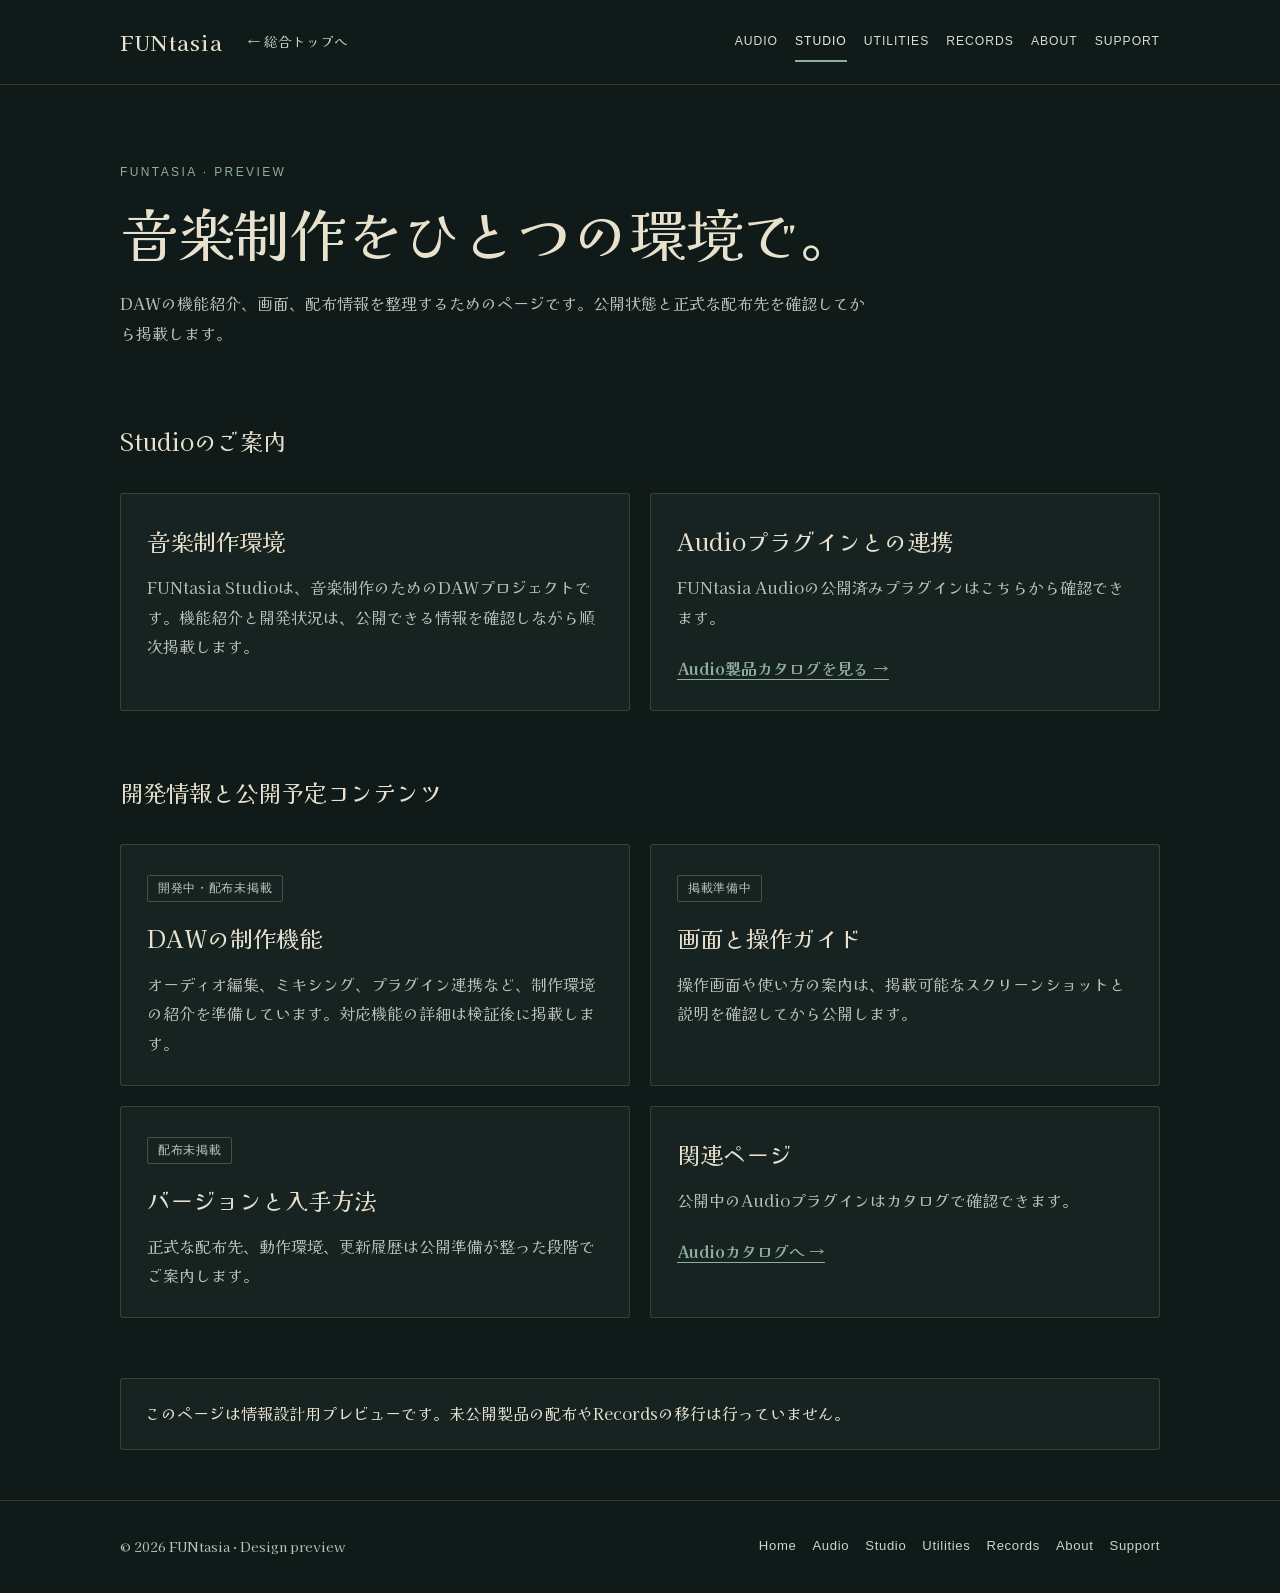
<file: studio/index.html>
<!doctype html><html lang="ja"><head><meta charset="utf-8"><meta name="viewport" content="width=device-width,initial-scale=1"><meta name="robots" content="noindex,nofollow"><meta name="theme-color" content="#101a19"><title>FUNtasia Studio | FUNtasia Preview</title><meta name="description" content="DAWの機能紹介、画面、配布情報を整理するためのページです。公開状態と正式な配布先を確認してから掲載します。"><link rel="stylesheet" href="../sections.css"></head><body><header class="top"><div class="wrap"><a class="brand" href="../">FUNtasia</a><a class="back" href="../">← 総合トップへ</a><nav class="site-nav" aria-label="サイト内ナビゲーション"><a href="../catalog/ja/">Audio</a><a href="./" aria-current="page">Studio</a><a href="../utilities/">Utilities</a><a href="../records/">Records</a><a href="../about/">About</a><a href="../support/">Support</a></nav></div></header><main class="wrap"><section class="hero"><div class="eyebrow">FUNtasia · Preview</div><h1>音楽制作をひとつの環境で。</h1><p class="lead">DAWの機能紹介、画面、配布情報を整理するためのページです。公開状態と正式な配布先を確認してから掲載します。</p></section><section><h2>Studioのご案内</h2><div class="grid"><article class="card"><h2>音楽制作環境</h2><p>FUNtasia Studioは、音楽制作のためのDAWプロジェクトです。機能紹介と開発状況は、公開できる情報を確認しながら順次掲載します。</p></article><article class="card"><h2>Audioプラグインとの連携</h2><p>FUNtasia Audioの公開済みプラグインはこちらから確認できます。</p><p><a href="../catalog/ja/">Audio製品カタログを見る →</a></p></article></div></section><section><h2>開発情報と公開予定コンテンツ</h2><div class="grid"><article class="card"><span class="status">開発中・配布未掲載</span><h2>DAWの制作機能</h2><p>オーディオ編集、ミキシング、プラグイン連携など、制作環境の紹介を準備しています。対応機能の詳細は検証後に掲載します。</p></article><article class="card"><span class="status">掲載準備中</span><h2>画面と操作ガイド</h2><p>操作画面や使い方の案内は、掲載可能なスクリーンショットと説明を確認してから公開します。</p></article><article class="card"><span class="status">配布未掲載</span><h2>バージョンと入手方法</h2><p>正式な配布先、動作環境、更新履歴は公開準備が整った段階でご案内します。</p></article><article class="card"><h2>関連ページ</h2><p>公開中のAudioプラグインはカタログで確認できます。</p><p><a href="../catalog/ja/">Audioカタログへ →</a></p></article></div></section><aside class="notice">このページは情報設計用プレビューです。未公開製品の配布やRecordsの移行は行っていません。</aside></main><footer class="footer"><div class="wrap"><div class="footer-inner"><span>© 2026 FUNtasia · Design preview</span><nav class="footer-links" aria-label="Footer navigation"><a href="../">Home</a><a href="../catalog/ja/">Audio</a><a href="../studio/">Studio</a><a href="../utilities/">Utilities</a><a href="../records/">Records</a><a href="../about/">About</a><a href="../support/">Support</a></nav></div></div></footer></body></html>
</file>
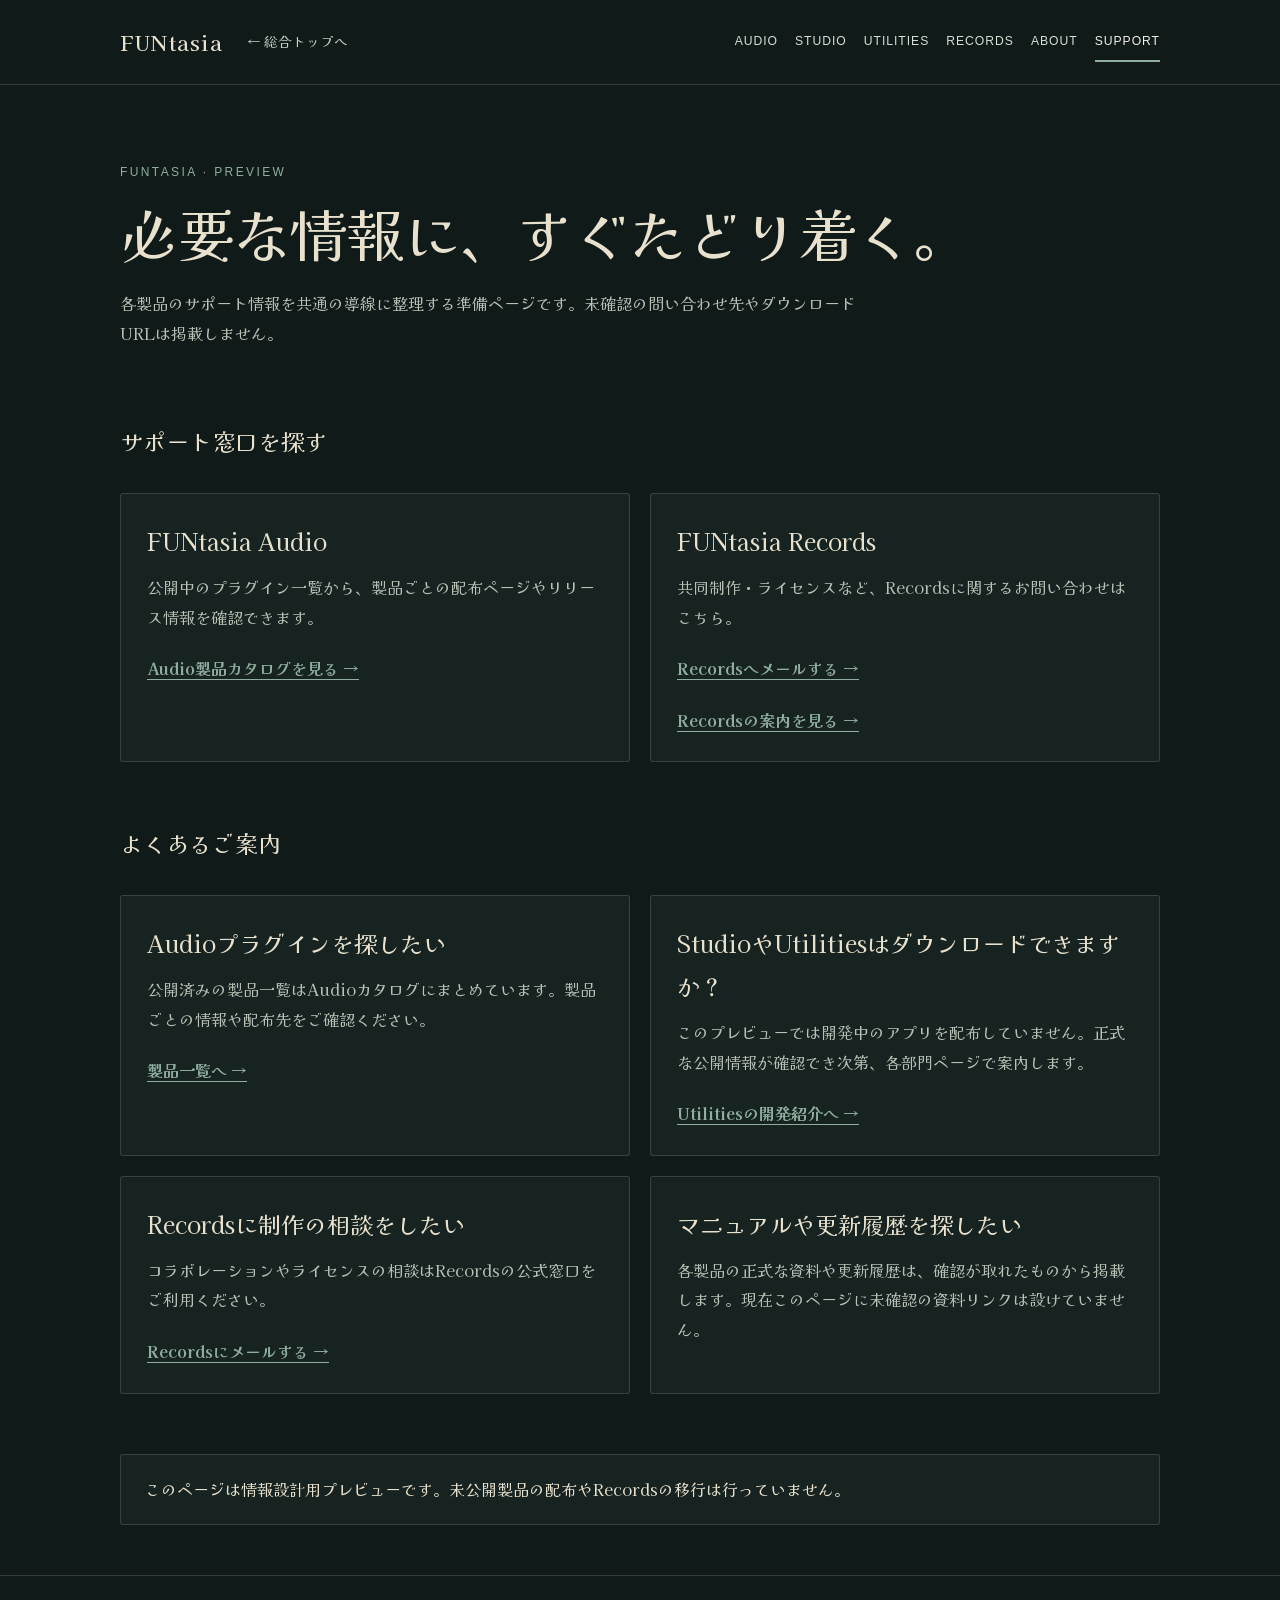
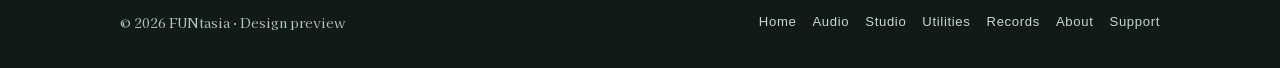
<file: support/index.html>
<!doctype html><html lang="ja"><head><meta charset="utf-8"><meta name="viewport" content="width=device-width,initial-scale=1"><meta name="robots" content="noindex,nofollow"><meta name="theme-color" content="#17231f"><title>FUNtasia Support | FUNtasia Preview</title><meta name="description" content="FUNtasia各部門の案内先と、公開状況に関するよくある質問をまとめています。"><link rel="stylesheet" href="../sections.css"></head><body><header class="top"><div class="wrap"><a class="brand" href="../">FUNtasia</a><a class="back" href="../">← 総合トップへ</a><nav class="site-nav" aria-label="サイト内ナビゲーション"><a href="../catalog/ja/">Audio</a><a href="../studio/">Studio</a><a href="../utilities/">Utilities</a><a href="../records/">Records</a><a href="../about/">About</a><a href="./" aria-current="page">Support</a></nav></div></header><main class="wrap"><section class="hero"><div class="eyebrow">FUNtasia · Preview</div><h1>必要な情報に、すぐたどり着く。</h1><p class="lead">各製品のサポート情報を共通の導線に整理する準備ページです。未確認の問い合わせ先やダウンロードURLは掲載しません。</p></section><section><h2>サポート窓口を探す</h2><div class="grid"><article class="card"><h2>FUNtasia Audio</h2><p>公開中のプラグイン一覧から、製品ごとの配布ページやリリース情報を確認できます。</p><p><a href="../catalog/ja/">Audio製品カタログを見る →</a></p></article><article class="card"><h2>FUNtasia Records</h2><p>共同制作・ライセンスなど、Recordsに関するお問い合わせはこちら。</p><p><a href="mailto:info.funtasiarecords@gmail.com">Recordsへメールする →</a></p><p><a href="../records/">Recordsの案内を見る →</a></p></article></div></section><section><h2>よくあるご案内</h2><div class="grid"><article class="card"><h2>Audioプラグインを探したい</h2><p>公開済みの製品一覧はAudioカタログにまとめています。製品ごとの情報や配布先をご確認ください。</p><p><a href="../catalog/ja/">製品一覧へ →</a></p></article><article class="card"><h2>StudioやUtilitiesはダウンロードできますか？</h2><p>このプレビューでは開発中のアプリを配布していません。正式な公開情報が確認でき次第、各部門ページで案内します。</p><p><a href="../utilities/">Utilitiesの開発紹介へ →</a></p></article><article class="card"><h2>Recordsに制作の相談をしたい</h2><p>コラボレーションやライセンスの相談はRecordsの公式窓口をご利用ください。</p><p><a href="mailto:info.funtasiarecords@gmail.com">Recordsにメールする →</a></p></article><article class="card"><h2>マニュアルや更新履歴を探したい</h2><p>各製品の正式な資料や更新履歴は、確認が取れたものから掲載します。現在このページに未確認の資料リンクは設けていません。</p></article></div></section><aside class="notice">このページは情報設計用プレビューです。未公開製品の配布やRecordsの移行は行っていません。</aside></main><footer class="footer"><div class="wrap"><div class="footer-inner"><span>© 2026 FUNtasia · Design preview</span><nav class="footer-links" aria-label="Footer navigation"><a href="../">Home</a><a href="../catalog/ja/">Audio</a><a href="../studio/">Studio</a><a href="../utilities/">Utilities</a><a href="../records/">Records</a><a href="../about/">About</a><a href="../support/">Support</a></nav></div></div></footer></body></html>
</file>
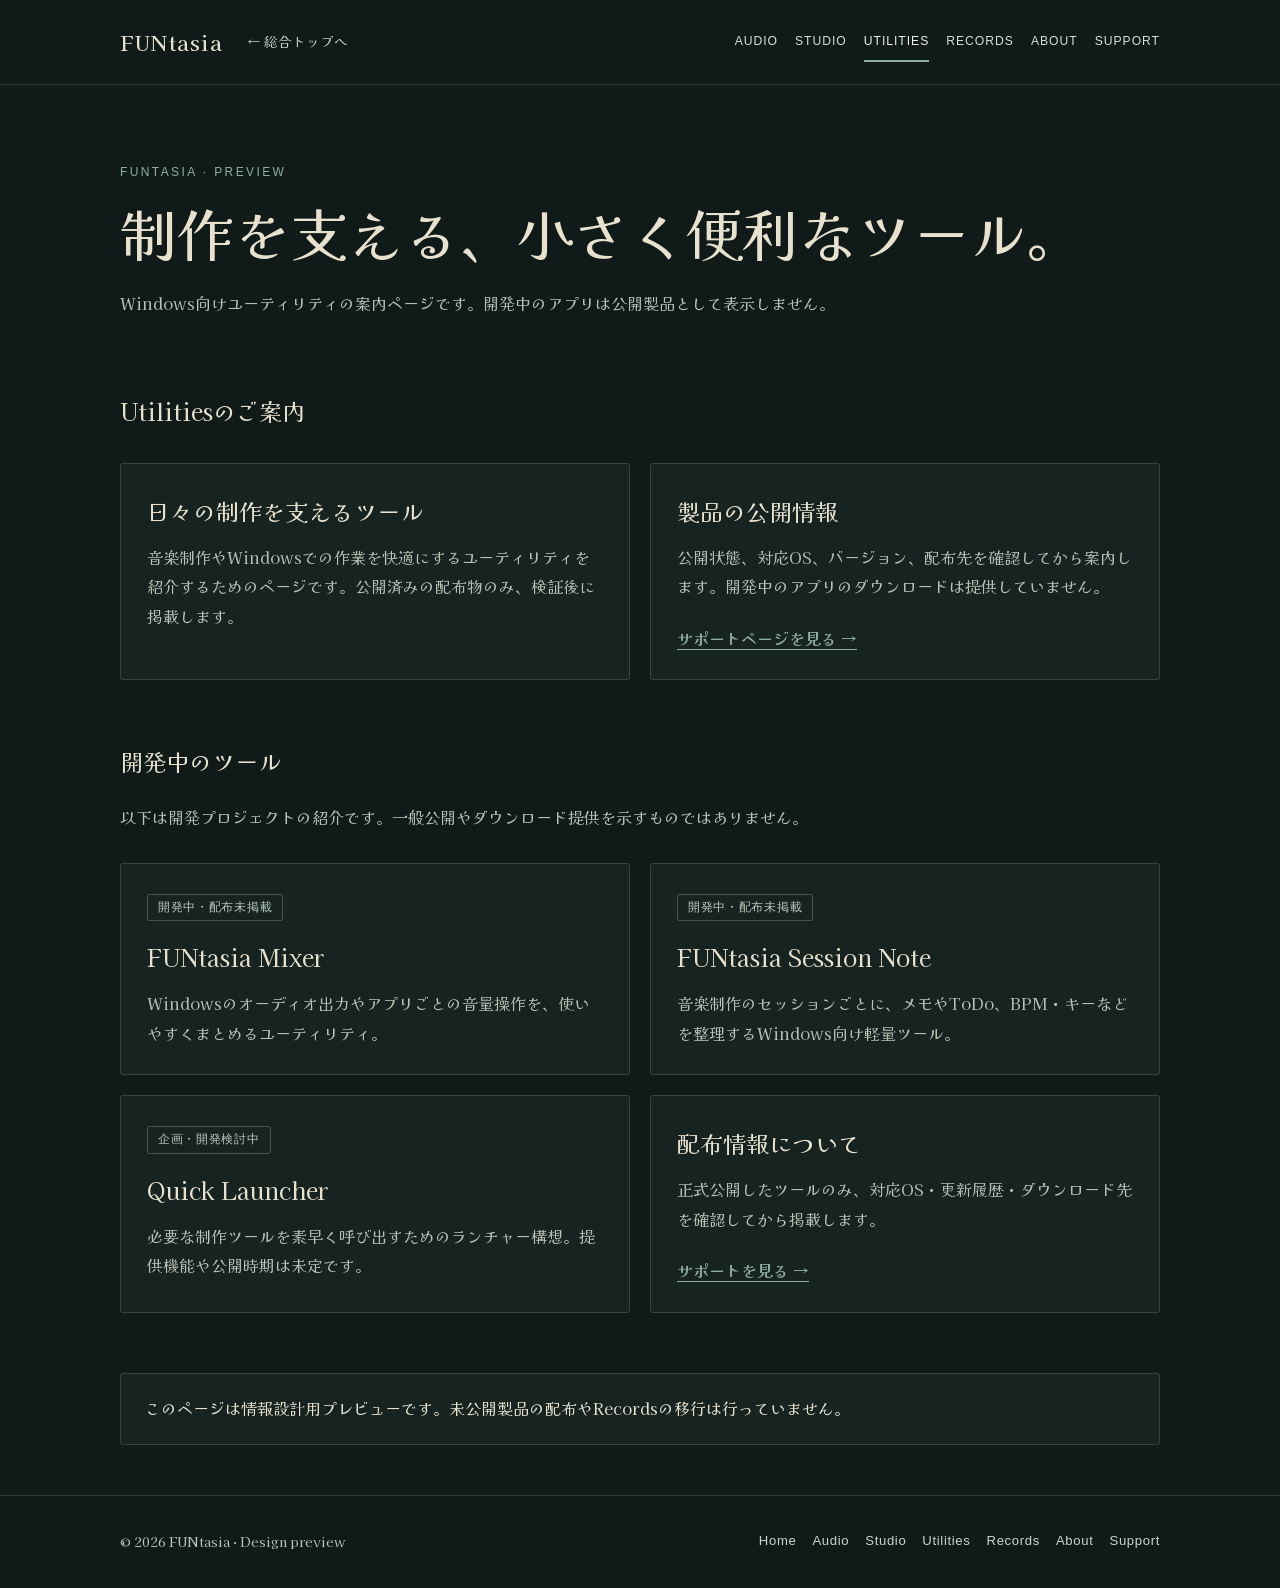
<file: utilities/index.html>
<!doctype html><html lang="ja"><head><meta charset="utf-8"><meta name="viewport" content="width=device-width,initial-scale=1"><meta name="robots" content="noindex,nofollow"><meta name="theme-color" content="#101a19"><title>FUNtasia Utilities | FUNtasia Preview</title><meta name="description" content="Windows向けユーティリティの案内ページです。開発中のアプリは公開製品として表示しません。"><link rel="stylesheet" href="../sections.css"></head><body><header class="top"><div class="wrap"><a class="brand" href="../">FUNtasia</a><a class="back" href="../">← 総合トップへ</a><nav class="site-nav" aria-label="サイト内ナビゲーション"><a href="../catalog/ja/">Audio</a><a href="../studio/">Studio</a><a href="./" aria-current="page">Utilities</a><a href="../records/">Records</a><a href="../about/">About</a><a href="../support/">Support</a></nav></div></header><main class="wrap"><section class="hero"><div class="eyebrow">FUNtasia · Preview</div><h1>制作を支える、小さく便利なツール。</h1><p class="lead">Windows向けユーティリティの案内ページです。開発中のアプリは公開製品として表示しません。</p></section><section><h2>Utilitiesのご案内</h2><div class="grid"><article class="card"><h2>日々の制作を支えるツール</h2><p>音楽制作やWindowsでの作業を快適にするユーティリティを紹介するためのページです。公開済みの配布物のみ、検証後に掲載します。</p></article><article class="card"><h2>製品の公開情報</h2><p>公開状態、対応OS、バージョン、配布先を確認してから案内します。開発中のアプリのダウンロードは提供していません。</p><p><a href="../support/">サポートページを見る →</a></p></article></div></section><section><h2>開発中のツール</h2><p class="lead">以下は開発プロジェクトの紹介です。一般公開やダウンロード提供を示すものではありません。</p><div class="grid"><article class="card"><span class="status">開発中・配布未掲載</span><h2>FUNtasia Mixer</h2><p>Windowsのオーディオ出力やアプリごとの音量操作を、使いやすくまとめるユーティリティ。</p></article><article class="card"><span class="status">開発中・配布未掲載</span><h2>FUNtasia Session Note</h2><p>音楽制作のセッションごとに、メモやToDo、BPM・キーなどを整理するWindows向け軽量ツール。</p></article><article class="card"><span class="status">企画・開発検討中</span><h2>Quick Launcher</h2><p>必要な制作ツールを素早く呼び出すためのランチャー構想。提供機能や公開時期は未定です。</p></article><article class="card"><h2>配布情報について</h2><p>正式公開したツールのみ、対応OS・更新履歴・ダウンロード先を確認してから掲載します。</p><p><a href="../support/">サポートを見る →</a></p></article></div></section><aside class="notice">このページは情報設計用プレビューです。未公開製品の配布やRecordsの移行は行っていません。</aside></main><footer class="footer"><div class="wrap"><div class="footer-inner"><span>© 2026 FUNtasia · Design preview</span><nav class="footer-links" aria-label="Footer navigation"><a href="../">Home</a><a href="../catalog/ja/">Audio</a><a href="../studio/">Studio</a><a href="../utilities/">Utilities</a><a href="../records/">Records</a><a href="../about/">About</a><a href="../support/">Support</a></nav></div></div></footer></body></html>
</file>
<file: sections.css>
@import url('https://fonts.googleapis.com/css2?family=Kaisei+Opti:wght@400;500;700&display=swap');
:root{color-scheme:dark;--bg:#17231f;--panel:#23362c;--sage:#a8c5ae;--text:#f0eee6}
*{box-sizing:border-box}body{margin:0;background:var(--bg);color:var(--text);font-family:"Kaisei Opti",Georgia,serif;line-height:1.85}a{color:var(--sage)}.wrap{width:min(1040px,calc(100% - 36px));margin:auto}.top{padding:22px 0;border-bottom:1px solid #a8c5ae33}.top .wrap{display:flex;justify-content:space-between;align-items:center;gap:16px;flex-wrap:wrap}.brand{font-weight:700;font-size:1.3rem;text-decoration:none}.back{text-decoration:none}.hero{padding:66px 0 36px}.eyebrow{color:var(--sage);letter-spacing:.15em;text-transform:uppercase;font-size:.75rem}h1{font-size:clamp(2rem,5vw,3.6rem);line-height:1.3;margin:12px 0 18px}h2{font-size:1.45rem}.lead{max-width:760px;color:#d4dfd6}.grid{display:grid;grid-template-columns:repeat(2,minmax(0,1fr));gap:20px;margin:30px 0 60px}.card{background:var(--panel);border:1px solid #a8c5ae33;border-radius:16px;padding:26px;min-height:185px}.card h2{margin:0 0 10px}.card p{margin:0;color:#d1ddd3}.status{display:inline-block;font-size:.72rem;color:#d6e5d8;border:1px solid #a8c5ae55;border-radius:100px;padding:2px 10px;margin-bottom:15px}.notice{padding:20px 24px;background:#304b3c;border-radius:12px;margin-bottom:50px}.footer{padding:26px 0;border-top:1px solid #a8c5ae33;color:#b5c6b9;font-size:.85rem}@media(max-width:650px){.grid{grid-template-columns:1fr}.hero{padding-top:44px}}

/* Shared section navigation */
.site-nav{display:flex;flex-wrap:wrap;gap:6px 14px;align-items:center}.site-nav a{color:#d4dfd6;text-decoration:none;font-size:.88rem;padding:5px 2px;border-bottom:2px solid transparent}.site-nav a:hover,.site-nav a:focus-visible{color:#f0eee6;border-bottom-color:#a8c5ae}.site-nav a[aria-current="page"]{color:#f0eee6;border-bottom-color:#a8c5ae}.site-nav a:focus-visible{outline:2px solid #a8c5ae;outline-offset:3px}.top .wrap{row-gap:12px}@media(max-width:700px){.top{padding:14px 0}.top .wrap{align-items:flex-start}.site-nav{width:100%;gap:4px 12px}.site-nav a{font-size:.82rem;padding:6px 0}.back{font-size:.8rem}}

/* Consistent touch targets and accessible small-screen navigation */
.site-nav a{display:inline-flex;align-items:center;min-height:40px;white-space:nowrap}.record-languages a{display:inline-flex;align-items:center;justify-content:center;min-width:34px;min-height:40px}.record-languages a:focus-visible{outline:2px solid var(--sage);outline-offset:2px;border-radius:4px}@media(max-width:700px){.site-nav{gap:2px 12px}.site-nav a{min-height:44px}.top .wrap{flex-direction:column;align-items:stretch}.brand{align-self:flex-start}.back{align-self:flex-start}.record-languages{text-align:left!important}}

/* Refined header hierarchy */
.top{background:linear-gradient(180deg,#1c2b23 0%,#17231f 100%)}.top .wrap{column-gap:24px}.top .brand{color:var(--text);letter-spacing:.035em;line-height:1.35}.top .brand:hover{color:var(--sage)}.top .back{color:#c1d3c5;font-size:.85rem;transition:color .15s ease}.top .back:hover{color:#fff}.site-nav{margin-left:auto}.site-nav a{transition:color .15s ease,border-color .15s ease}@media(max-width:700px){.site-nav{margin-left:0;border-top:1px solid #a8c5ae22;padding-top:8px}.top .wrap{gap:8px}}
@media(prefers-reduced-motion:reduce){.top .back,.site-nav a{transition:none}}

/* Shared card and link treatment across divisions */
.card{transition:border-color .16s ease,background-color .16s ease}.card:hover{border-color:#a8c5ae77;background:#293e32}.card a{display:inline-block;margin-top:12px;text-underline-offset:4px;font-weight:700}.card a:hover,.card a:focus-visible{color:#fff}.card a:focus-visible,.brand:focus-visible,.back:focus-visible{outline:2px solid var(--sage);outline-offset:4px;border-radius:3px}.card p+p{margin-top:10px}.grid>.card{min-width:0}.lead{line-height:1.9}@media(max-width:650px){.card{padding:21px;min-height:0}.grid{gap:14px;margin:24px 0 42px}}@media(prefers-reduced-motion:reduce){.card{transition:none}}

/* Shared responsive footer navigation */
.footer-inner{display:flex;justify-content:space-between;align-items:center;flex-wrap:wrap;gap:12px 24px}.footer-links{display:flex;align-items:center;flex-wrap:wrap;gap:4px 16px}.footer-links a{color:#c7d8ca;text-decoration:none;display:inline-flex;align-items:center;min-height:40px;font-size:.82rem}.footer-links a:hover{text-decoration:underline;color:#fff}.footer-links a:focus-visible{outline:2px solid var(--sage);outline-offset:3px;border-radius:3px}@media(max-width:650px){.footer-inner{align-items:flex-start;flex-direction:column}.footer-links{gap:2px 14px}.footer-links a{min-height:44px}}


/* Editorial refinement shared with the original FUNtasia Audio site */
:root{--bg:#101a19;--panel:#1d2c29;--sage:#8fae9f;--text:#e8e1ce}
body{background:var(--bg);color:var(--text)}.top{background:#101a19;border-bottom-color:rgba(232,225,206,.16)}.top .brand{font-weight:500;letter-spacing:.06em}.site-nav a{font-family:Arial,sans-serif;font-size:.76rem;letter-spacing:.08em;text-transform:uppercase}.hero{padding-top:76px}.eyebrow{font-family:Arial,sans-serif;font-weight:500;letter-spacing:.2em}h1,h2{font-weight:400}h1{letter-spacing:-.025em}.lead{color:#b9c0b6}
.card{background:#172321;border-radius:3px;border-color:rgba(232,225,206,.16)}.card:hover{background:#1d2c29;border-color:rgba(143,174,159,.6)}.card h2{font-weight:400}.card p{color:#b9c0b6}.status{border-radius:2px;font-family:Arial,sans-serif;letter-spacing:.06em;text-transform:uppercase;color:#b9cabe;border-color:rgba(143,174,159,.35)}.notice{background:#172321;border:1px solid rgba(232,225,206,.16);border-radius:3px}.footer{border-top-color:rgba(232,225,206,.16)}.footer-links a{font-family:Arial,sans-serif;letter-spacing:.05em}
.records-hero{border-radius:3px!important}.links a{border-radius:2px!important}
@media(max-width:650px){.hero{padding-top:52px}}

.profile-section{border-top:1px solid #52625b;padding:54px 0}.profile-heading{display:flex;align-items:center;gap:24px;margin-bottom:32px}.profile-avatar{width:112px;height:112px;object-fit:cover;border-radius:50%}.profile-heading h2{margin:6px 0}.profile-role{color:#b9c0b6}.profile-copy{max-width:760px}.profile-copy p{margin:0 0 1.3em;line-height:1.9}.profile-social a{text-underline-offset:5px}@media(max-width:520px){.profile-heading{gap:14px}.profile-avatar{width:76px;height:76px}.profile-role{font-size:.85rem}}

/* Shared navigation: consistent compact layout across section pages */
.top .wrap{row-gap:10px}.site-nav{gap:6px 17px}.site-nav a{border-bottom:2px solid transparent;padding:7px 0}.site-nav a:hover,.site-nav a:focus-visible,.site-nav a[aria-current="page"]{border-bottom-color:#8fae9f}.site-nav a:focus-visible,.brand:focus-visible,.back:focus-visible{outline:2px solid #8fae9f;outline-offset:3px}@media(max-width:680px){.top{padding:12px 0}.top .wrap{gap:8px}.brand{font-size:1.2rem}.back{font-size:.82rem}.site-nav{width:100%;flex-wrap:nowrap;overflow-x:auto;overscroll-behavior-x:contain;scrollbar-width:thin;gap:17px;padding-bottom:5px}.site-nav a{flex:0 0 auto;white-space:nowrap;font-size:.85rem}.hero{padding-top:44px}.card{padding:20px;border-radius:4px}}

/* Records: shared five-language editorial styling */
.records-page .records-hero,.records-page .hero-img{display:block;width:100%;max-height:320px;object-fit:cover;border-radius:3px;border:1px solid rgba(232,225,206,.16)}.records-page .artist{display:flex;align-items:flex-start;gap:18px}.records-page .artist img{flex:0 0 84px;width:84px;height:84px;object-fit:cover;border-radius:50%;background:#172321}.records-page .artist h2{margin:0 0 8px}.records-page .artist p{margin:0}.records-page .links{display:flex;flex-wrap:wrap;gap:12px;margin:24px 0 42px}.records-page .links a{display:inline-flex;align-items:center;padding:9px 15px;border:1px solid rgba(143,174,159,.55);border-radius:2px;text-decoration:none;color:#e8e1ce}.records-page .links a:hover,.records-page .links a:focus-visible{background:#23352f;border-color:#8fae9f}.records-page .record-language-switch{display:flex;justify-content:flex-end;align-items:center;flex-wrap:wrap;gap:6px;padding-top:18px;font:12px/1.5 Arial,sans-serif;letter-spacing:.08em}.records-page .record-language-switch a{display:inline-flex;align-items:center;justify-content:center;min-width:34px;min-height:34px;padding:6px;color:#a9b3a9;text-decoration:none;border-bottom:2px solid transparent}.records-page .record-language-switch a[aria-current="page"]{color:#e8e1ce;border-bottom-color:#8fae9f}.records-page .record-language-switch a:hover,.records-page .record-language-switch a:focus-visible{color:#e8e1ce;border-bottom-color:#8fae9f}.records-page .record-language-switch a:focus-visible{outline:2px solid #8fae9f;outline-offset:2px}@media(max-width:500px){.records-page .artist{gap:12px}.records-page .artist img{flex-basis:64px;width:64px;height:64px}.records-page .links{gap:10px}}
</file>
